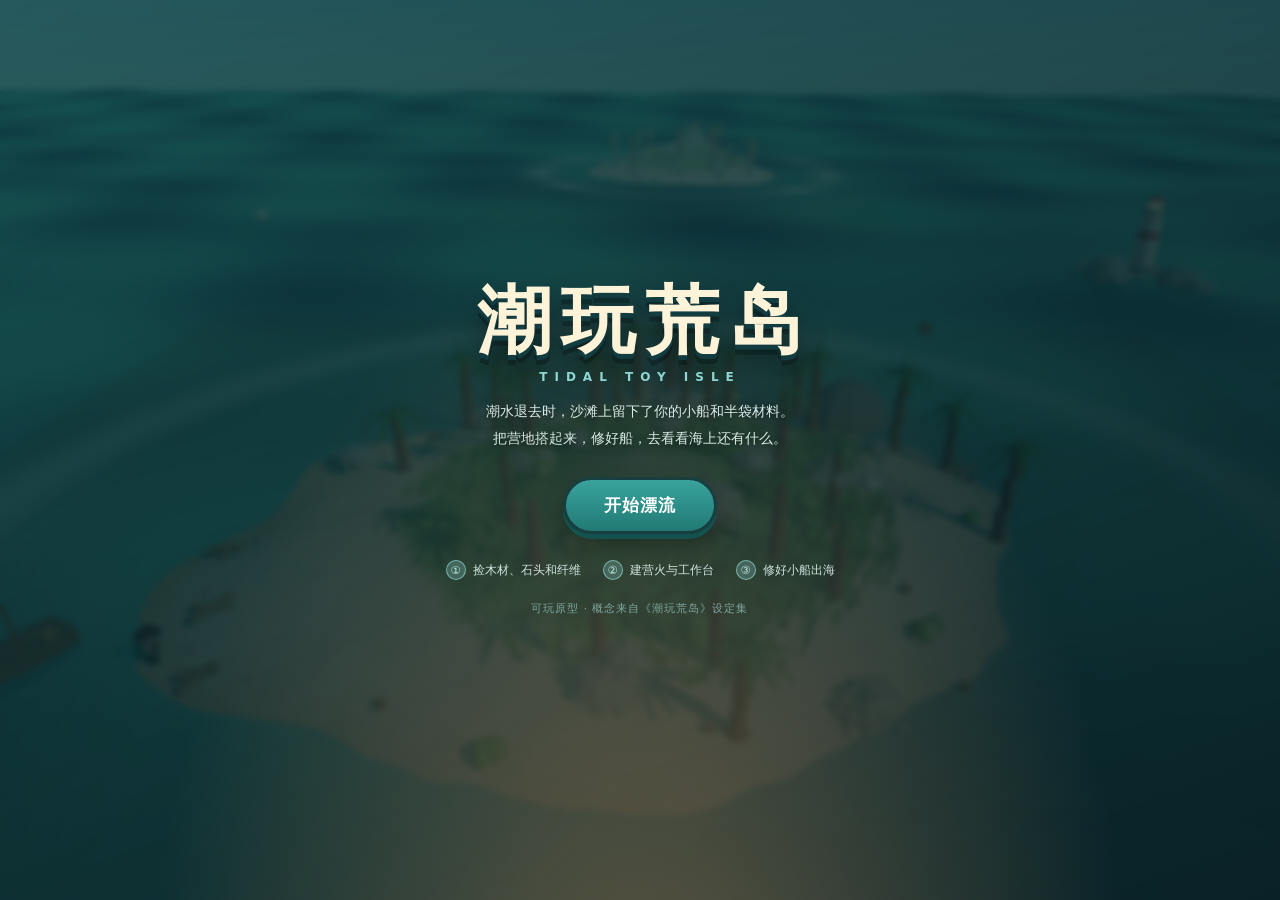
<file: index.html>
<!DOCTYPE html>
<html lang="zh-CN">
<head>
<meta charset="UTF-8">
<meta name="viewport" content="width=device-width, initial-scale=1.0">
<title>潮玩荒岛 · Tidal Toy Isle</title>
<link rel="stylesheet" href="styles.css">
</head>
<body>

<div id="app">
  <canvas id="scene"></canvas>

  <!-- 游戏内 HUD -->
  <div id="hud" class="hidden">
    <!-- 状态条 -->
    <div class="panel vitals">
      <div class="vital-row">
        <span class="vital-ico">
          <svg viewBox="0 0 24 24" width="22" height="22">
            <path d="M12 21C8.5 17.6 2 12.4 2 7.2 2 4.2 4.6 2 7.4 2 9.4 2 11 3.4 12 5c1-1.6 2.6-3 4.6-3 2.8 0 5.4 2.2 5.4 5.2 0 5.2-6.5 10.4-10 13.8z" fill="#f0836b" stroke="#27413e" stroke-width="1.7" stroke-linejoin="round"/>
          </svg>
        </span>
        <div class="bar"><i id="barHealth"></i></div>
      </div>
      <div class="vital-row">
        <span class="vital-ico">
          <svg viewBox="0 0 24 24" width="22" height="22">
            <path d="M13.6 1.5L20 1.5 13.4 9 17.6 9 8 22.5 10.6 12.6 5.2 12.6z" fill="#f3c86d" stroke="#27413e" stroke-width="1.7" stroke-linejoin="round"/>
          </svg>
        </span>
        <div class="bar"><i id="barStamina" class="stamina"></i></div>
      </div>
      <div class="vital-row">
        <span class="vital-ico">
          <svg viewBox="0 0 24 24" width="22" height="22">
            <path d="M3 12c3.6-5.2 9.6-6.4 13.2-3.4 1.4 1.1 2.3 2.4 2.8 3.4-.5 1-1.4 2.3-2.8 3.4C12.6 18.4 6.6 17.2 3 12z" fill="#6ec3b6" stroke="#27413e" stroke-width="1.7" stroke-linejoin="round"/>
            <path d="M16.2 8.4L22 5.6c-.2 2.2-.2 4.3 0 6.4l-5.8-3.2z" fill="#6ec3b6" stroke="#27413e" stroke-width="1.7" stroke-linejoin="round"/>
            <circle cx="8.2" cy="11" r="1.1" fill="#27413e"/>
          </svg>
        </span>
        <div class="bar"><i id="barHunger" class="hunger"></i></div>
      </div>
    </div>

    <!-- 时钟 / 天气 / 潮汐 -->
    <div class="panel clock-card">
      <div class="clock-line">
        <span id="clockIcon" class="wico sun"></span>
        <span id="clockLabel">清晨</span>
        <span id="dayLabel" class="muted">第 1 天</span>
      </div>
      <div class="clock-sub">
        <span id="weatherLabel">晴朗</span>
        <span class="sep">·</span>
        <span id="tideLabel">涨潮中</span>
        <span id="tideArrow" class="arrow">↑</span>
      </div>
    </div>

    <!-- 任务手账 -->
    <div class="panel quest-card">
      <div class="quest-head">
        <span class="tape"></span>
        <h3>航海手账</h3>
      </div>
      <ol id="questList"></ol>
    </div>

    <!-- 交互提示 -->
    <div id="prompt" class="prompt hidden"><b>E</b><span id="promptText">采集</span></div>

    <!-- 顶部提示 -->
    <div id="toasts" class="toasts"></div>

    <!-- 底部快捷栏 -->
    <div class="bottom-bar">
      <div class="hint-chip" id="hintChip">
        <b>WASD</b> 移动 · <b>右键拖动</b> 视角 · <b>E</b> 互动 · <b>左键</b> 攻击 · <b>C</b> 制作 · <b>B</b> 建造
      </div>
      <div class="hotbar" id="hotbar"></div>
    </div>

    <!-- 装备工具 -->
    <div class="panel equip-card">
      <span class="equip-label">手持</span>
      <span id="equipIcon" class="equip-icon">—</span>
      <span id="equipName" class="equip-name">空手</span>
    </div>

    <!-- 制作面板 -->
    <div id="craftPanel" class="sheet hidden">
      <div class="sheet-head">
        <h2>制作台</h2>
        <span class="close-hint">按 C / Esc 关闭</span>
      </div>
      <div class="sheet-body">
        <div id="recipeList" class="recipe-list"></div>
        <aside class="craft-note">
          <h4>材料袋</h4>
          <div id="craftMats" class="mat-lines"></div>
          <p class="tiny">靠近工作台或营火时，才能使用对应设施的高级配方。</p>
        </aside>
      </div>
    </div>

    <!-- 建造面板 -->
    <div id="buildPanel" class="sheet hidden">
      <div class="sheet-head">
        <h2>营地建造</h2>
        <span class="close-hint">选一项后左键放置 · Esc 取消</span>
      </div>
      <div id="buildList" class="build-list"></div>
    </div>

    <!-- 死亡界面 -->
    <div id="deadOverlay" class="overlay hidden">
      <div class="paper-card">
        <h1>潮水把你推回了营地</h1>
        <p id="deadText">你遗落了一些材料，它们还在倒下的地方。</p>
        <button id="respawnBtn" class="btn">在营火旁醒来</button>
      </div>
    </div>

    <!-- 胜利界面 -->
    <div id="victoryOverlay" class="overlay hidden">
      <div class="paper-card big">
        <div class="victory-mark"></div>
        <h1>潮汐罗盘 · 第一片</h1>
        <p>你在椰铃林的高处找到了刻着旧航路的罗盘碎片。<br>雾钟岛的灯塔在远处亮了一下，像是在回应你。</p>
        <div id="victoryStats" class="victory-stats"></div>
        <div class="victory-btns">
          <button id="continueBtn" class="btn">继续自由探索</button>
          <button id="restartBtn" class="btn ghost">新的漂流</button>
        </div>
        <p class="tiny">可玩原型到此结束 · 后续海域等待制作</p>
      </div>
    </div>

    <!-- 水下滤镜 -->
    <div id="underwater" class="hidden"></div>
    <div id="vignette"></div>
  </div>

  <!-- 开场 -->
  <div id="startScreen" class="overlay">
    <div class="start-wrap">
      <div class="logo-lockup">
        <h1 class="game-logo">潮玩荒岛</h1>
        <p class="eng">TIDAL TOY ISLE</p>
      </div>
      <p class="start-copy">潮水退去时，沙滩上留下了你的小船和半袋材料。<br>把营地搭起来，修好船，去看看海上还有什么。</p>
      <div class="start-actions">
        <button id="newGameBtn" class="btn big-btn">开始漂流</button>
        <button id="continueGameBtn" class="btn ghost big-btn hidden">继续上次的岛</button>
      </div>
      <ul class="start-tips">
        <li><span>①</span> 捡木材、石头和纤维</li>
        <li><span>②</span> 建营火与工作台</li>
        <li><span>③</span> 修好小船出海</li>
      </ul>
      <p class="credit">可玩原型 · 概念来自《潮玩荒岛》设定集</p>
    </div>
  </div>

  <div id="loading" class="loading hidden"><span></span>潮水正在上岸…</div>
</div>

<script type="module" src="src/main.js"></script>
</body>
</html>
</file>
<file: styles.css>
:root{
  --ink:#27413e;
  --ink-soft:#4a6663;
  --paper:#f8f0dd;
  --paper-2:#efe1c2;
  --paper-3:#e3d2ae;
  --teal:#2f8f8a;
  --teal-dark:#216d69;
  --coral:#e8735a;
  --gold:#e0a94a;
  --green:#7fbf6a;
  --sky:#8fd6d2;
  --shadow: 0 3px 0 rgba(39,65,62,.28), 0 10px 22px rgba(24,44,42,.18);
  --radius:14px;
}

*{box-sizing:border-box;margin:0;padding:0;}
html,body{width:100%;height:100%;overflow:hidden;background:#0b2b33;}
body{
  font-family:"Microsoft YaHei","PingFang SC","Noto Sans SC",system-ui,sans-serif;
  color:var(--ink);
  -webkit-font-smoothing:antialiased;
  user-select:none;
}
canvas#scene{display:block;width:100%;height:100%;outline:none;cursor:crosshair;}

.hidden{display:none !important;}
.muted{color:#7d8f8c;}

#app{position:fixed;inset:0;}

/* ---------- 通用纸张面板 ---------- */
.panel{
  position:absolute;
  background:var(--paper);
  border:3px solid var(--ink);
  border-radius:var(--radius);
  box-shadow:var(--shadow);
}
.panel::after{
  content:"";
  position:absolute;inset:3px;
  border:1px dashed rgba(39,65,62,.18);
  border-radius:calc(var(--radius) - 4px);
  pointer-events:none;
}

/* ---------- 状态条 ---------- */
.vitals{top:20px;left:20px;padding:12px 14px;display:flex;flex-direction:column;gap:8px;width:212px;}
.vital-row{display:flex;align-items:center;gap:9px;}
.vital-ico{width:22px;height:22px;flex:none;display:grid;place-items:center;filter:drop-shadow(0 2px 1px rgba(39,65,62,.2));}
.vital-ico.heart::before{
  content:"";position:absolute;inset:2px;
  background:var(--coral);
  clip-path:path("M10 18 C7 15 0 10 0 5.6 C0 2.4 2.4 0 5.4 0 C7.2 0 9 1.2 10 2.6 C11 1.2 12.8 0 14.6 0 C17.6 0 20 2.4 20 5.6 C20 10 13 15 10 18 Z");
  filter:drop-shadow(0 2px 0 rgba(39,65,62,.25));
}
.vital-ico.bolt::before{
  content:"";position:absolute;inset:1px;
  background:var(--gold);
  clip-path:polygon(54% 0,100% 0,62% 42%,92% 42%,38% 100%,48% 52%,8% 52%);
  filter:drop-shadow(0 2px 0 rgba(39,65,62,.22));
}
.vital-ico.fish::before{
  content:"";position:absolute;left:1px;top:5px;width:15px;height:11px;
  background:var(--teal);
  border-radius:60% 40% 45% 55%;
  transform:rotate(-6deg);
  filter:drop-shadow(0 2px 0 rgba(39,65,62,.22));
}
.vital-ico.fish::after{
  content:"";position:absolute;right:0;top:6px;
  width:0;height:0;border-top:5px solid transparent;border-bottom:5px solid transparent;border-left:6px solid var(--teal);
}
.bar{
  flex:1;height:13px;background:var(--paper-3);
  border:2px solid var(--ink);border-radius:999px;overflow:hidden;
  box-shadow:inset 0 2px 3px rgba(39,65,62,.22);
}
.bar i{
  display:block;height:100%;width:100%;
  background:linear-gradient(180deg,#f0836b,#d95e48);
  border-radius:999px;
  transition:width .28s ease;
}
.bar i.stamina{background:linear-gradient(180deg,#f3c86d,#dda23a);}
.bar i.hunger{background:linear-gradient(180deg,#6ec3b6,#2f8f8a);}

/* ---------- 时钟卡 ---------- */
.clock-card{top:20px;left:50%;transform:translateX(-50%);padding:10px 18px;min-width:210px;text-align:center;}
.clock-line{display:flex;align-items:center;justify-content:center;gap:8px;font-weight:700;font-size:15px;}
.wico{width:19px;height:19px;border-radius:50%;display:inline-block;position:relative;flex:none;}
.wico.sun{background:radial-gradient(circle at 35% 30%,#ffe49b,#e8ac3d 70%);box-shadow:0 0 0 2px rgba(39,65,62,.18),0 0 12px rgba(232,172,61,.7) inset;}
.wico.sun::before{
  content:"";position:absolute;inset:-5px;border:2px dashed rgba(224,169,74,.75);border-radius:50%;
}
.wico.moon{background:radial-gradient(circle at 35% 30%,#dfe9ff,#93a9d6 75%);box-shadow:0 2px 0 rgba(39,65,62,.2);}
.wico.moon::after{content:"";position:absolute;left:-2px;top:-3px;width:16px;height:16px;border-radius:50%;background:var(--paper);}
.wico.storm{background:linear-gradient(180deg,#93a4a6,#5d7175);box-shadow:0 2px 0 rgba(39,65,62,.2);}
.wico.storm::after{content:"";position:absolute;left:3px;bottom:-3px;width:10px;height:9px;background:#f6d27a;clip-path:polygon(50% 0,100% 45%,60% 45%,80% 100%,20% 50%,55% 50%);}
.wico.fog{background:linear-gradient(180deg,#e6efe9,#b3c5bd);box-shadow:0 2px 0 rgba(39,65,62,.2);}
.wico.fog::after{
  content:"";position:absolute;inset:5px -3px;border-top:2px solid #fff;border-bottom:2px solid #fff;opacity:.85;
}
.clock-sub{display:flex;justify-content:center;align-items:center;gap:6px;font-size:12px;margin-top:4px;color:var(--ink-soft);}
.sep{opacity:.5;}
.arrow{color:var(--teal);font-weight:800;font-size:12px;}
#dayLabel{font-size:11px;}

/* ---------- 任务卡 ---------- */
.quest-card{top:20px;right:20px;width:262px;padding:14px 16px 16px;transform:rotate(.6deg);}
.quest-head{display:flex;align-items:center;gap:8px;margin-bottom:8px;position:relative;}
.quest-head h3{font-family:"STKaiti","KaiTi",serif;font-size:19px;letter-spacing:1px;}
.tape{
  position:absolute;right:-10px;top:-22px;width:58px;height:22px;
  background:rgba(232,115,90,.35);
  border:1px dashed rgba(232,115,90,.6);
  transform:rotate(4deg);
}
#questList{list-style:none;font-size:12.5px;line-height:1.55;color:var(--ink-soft);display:flex;flex-direction:column;gap:5px;}
#questList li{display:flex;gap:7px;align-items:flex-start;}
#questList li .dot{
  width:13px;height:13px;border:2px solid var(--ink);border-radius:50%;flex:none;margin-top:2px;
  background:var(--paper);
}
#questList li.done{color:#93a49f;text-decoration:line-through;}
#questList li.done .dot{background:var(--green);border-color:#4f8c46;position:relative;}
#questList li.done .dot::after{content:"";position:absolute;left:2px;top:0px;width:5px;height:8px;border:2px solid #fff;border-left:0;border-top:0;transform:rotate(42deg);}
#questList li.active{color:var(--ink);font-weight:700;}
#questList li.active .dot{background:var(--gold);border-color:#b07f28;box-shadow:0 0 0 3px rgba(224,169,74,.3);}

/* ---------- 交互提示 ---------- */
.prompt{
  position:absolute;left:50%;bottom:132px;transform:translateX(-50%);
  display:flex;align-items:center;gap:9px;
  background:var(--paper);border:3px solid var(--ink);border-radius:999px;
  padding:8px 16px 8px 9px;box-shadow:var(--shadow);
  font-size:14px;font-weight:700;white-space:nowrap;
}
.prompt b{
  display:grid;place-items:center;width:26px;height:26px;border-radius:8px;
  background:var(--teal);color:#fff;font-size:14px;box-shadow:0 2px 0 var(--teal-dark);
}

/* ---------- 提示 toast ---------- */
.toasts{
  position:absolute;left:50%;top:104px;transform:translateX(-50%);
  display:flex;flex-direction:column;gap:8px;align-items:center;pointer-events:none;
}
.toast{
  background:rgba(39,65,62,.92);color:#f8f0dd;font-size:13px;
  padding:8px 16px;border-radius:999px;border:2px solid rgba(248,240,221,.35);
  animation:toastIn .28s ease-out;
  box-shadow:0 6px 16px rgba(0,0,0,.25);
}
.toast.good{background:rgba(47,143,138,.95);}
.toast.bad{background:rgba(216,92,72,.95);}
.toast.warn{background:rgba(190,140,54,.95);}
@keyframes toastIn{from{opacity:0;transform:translateY(-8px) scale(.96);}to{opacity:1;transform:none;}}

/* ---------- 底部快捷栏 ---------- */
.bottom-bar{
  position:absolute;left:50%;bottom:20px;transform:translateX(-50%);
  display:flex;flex-direction:column;align-items:center;gap:8px;
}
.hint-chip{
  font-size:11.5px;color:#eaf4f0;background:rgba(20,45,48,.55);
  padding:5px 12px;border-radius:999px;backdrop-filter:blur(4px);
  letter-spacing:.2px;
}
.hint-chip b{color:#ffd98a;font-weight:800;}
.hotbar{display:flex;gap:8px;}
.slot{
  position:relative;width:66px;height:66px;
  background:var(--paper);border:3px solid var(--ink);border-radius:12px;
  box-shadow:var(--shadow);
  display:grid;place-items:center;cursor:pointer;
  transition:transform .12s ease, filter .12s ease;
}
.slot:hover{transform:translateY(-3px);}
.slot canvas{width:38px;height:38px;}
.slot .count{
  position:absolute;right:4px;bottom:2px;font-size:13px;font-weight:800;color:var(--ink);
  background:var(--paper);padding:0 3px;border-radius:6px;
}
.slot .name{
  position:absolute;left:50%;bottom:-16px;transform:translateX(-50%);
  font-size:10px;color:#eaf4f0;white-space:nowrap;text-shadow:0 1px 3px rgba(0,0,0,.5);
  opacity:.85;
}
.slot.empty{filter:saturate(.4) brightness(.9);}
.slot.pulse{animation:slotPulse .5s ease;}
@keyframes slotPulse{0%{transform:scale(1);}40%{transform:scale(1.12);}100%{transform:scale(1);}}

/* ---------- 装备卡 ---------- */
.equip-card{left:20px;bottom:20px;padding:8px 14px 8px 10px;display:flex;align-items:center;gap:9px;}
.equip-label{font-size:10px;color:var(--ink-soft);writing-mode:vertical-rl;letter-spacing:2px;}
.equip-icon{width:34px;height:34px;display:grid;place-items:center;}
.equip-icon canvas{width:32px;height:32px;}
.equip-name{font-size:13px;font-weight:700;min-width:58px;}

/* ---------- 制作 / 建造面板 ---------- */
.sheet{
  position:absolute;left:50%;top:50%;transform:translate(-50%,-50%) rotate(-.4deg);
  width:min(760px,92vw);max-height:76vh;
  background:var(--paper);
  border:3px solid var(--ink);border-radius:18px;
  box-shadow:0 6px 0 rgba(39,65,62,.3),0 24px 50px rgba(0,0,0,.35);
  padding:16px 18px 18px;
  display:flex;flex-direction:column;
  z-index:30;
}
.sheet::after{content:"";position:absolute;inset:5px;border:1px dashed rgba(39,65,62,.16);border-radius:13px;pointer-events:none;}
.sheet-head{display:flex;align-items:baseline;justify-content:space-between;padding-bottom:10px;border-bottom:2px dashed rgba(39,65,62,.2);margin-bottom:12px;}
.sheet-head h2{font-family:"STKaiti","KaiTi",serif;font-size:24px;letter-spacing:2px;}
.close-hint{font-size:11px;color:var(--ink-soft);}
.sheet-body{display:flex;gap:18px;min-height:0;flex:1;}
.recipe-list{flex:1;overflow-y:auto;display:flex;flex-direction:column;gap:9px;padding-right:6px;}
.recipe{
  display:flex;align-items:center;gap:12px;
  background:var(--paper-2);border:2px solid var(--ink);border-radius:12px;
  padding:8px 12px;cursor:pointer;transition:transform .1s,background .1s;
  position:relative;
}
.recipe:hover{transform:translateX(3px);background:#f5e8c9;}
.recipe.disabled{filter:grayscale(.7);opacity:.62;cursor:not-allowed;}
.recipe .ricon{width:44px;height:44px;flex:none;display:grid;place-items:center;background:var(--paper);border:2px solid var(--ink);border-radius:10px;}
.recipe .ricon canvas{width:36px;height:36px;}
.recipe .rmain{flex:1;min-width:0;}
.recipe .rname{font-size:14px;font-weight:800;display:flex;align-items:center;gap:7px;}
.recipe .rdesc{font-size:11px;color:var(--ink-soft);margin-top:2px;line-height:1.4;}
.recipe .rcost{font-size:11px;margin-top:4px;display:flex;gap:9px;flex-wrap:wrap;}
.recipe .rcost span{display:inline-flex;align-items:center;gap:3px;}
.recipe .rcost span.lack{color:var(--coral);font-weight:800;}
.recipe .station-tag{
  font-size:9.5px;background:var(--teal);color:#fff;border-radius:999px;padding:1px 7px;font-weight:700;
}
.recipe .station-tag.fire{background:var(--coral);}
.recipe .owned-mark{font-size:10px;color:var(--teal-dark);font-weight:800;}

.craft-note{
  width:190px;flex:none;background:rgba(227,210,174,.35);
  border:2px dashed rgba(39,65,62,.3);border-radius:12px;
  padding:12px;font-size:12px;
}
.craft-note h4{font-family:"STKaiti","KaiTi",serif;font-size:16px;margin-bottom:8px;letter-spacing:1px;}
.mat-lines{display:flex;flex-direction:column;gap:6px;}
.mat-line{display:flex;align-items:center;gap:8px;}
.mat-line canvas{width:22px;height:22px;}
.mat-line .mn{flex:1;font-size:11.5px;color:var(--ink-soft);}
.mat-line b{font-size:13px;}
.tiny{font-size:10px;color:#8b9c98;line-height:1.5;margin-top:10px;}

.build-list{display:grid;grid-template-columns:repeat(4,1fr);gap:12px;overflow-y:auto;}
.build-card{
  position:relative;background:var(--paper-2);border:2px solid var(--ink);border-radius:12px;
  padding:10px;cursor:pointer;text-align:center;transition:transform .12s;
}
.build-card:hover{transform:translateY(-3px);}
.build-card.disabled{filter:grayscale(.7);opacity:.6;cursor:not-allowed;}
.build-card canvas{width:64px;height:64px;display:block;margin:2px auto 6px;}
.build-card .bn{font-size:13px;font-weight:800;}
.build-card .bc{font-size:10.5px;color:var(--ink-soft);margin-top:4px;line-height:1.4;}
.build-card .bst{position:absolute;top:6px;right:8px;font-size:9px;background:var(--teal);color:#fff;border-radius:999px;padding:1px 6px;}

/* ---------- 全屏覆盖层 ---------- */
.overlay{
  position:fixed;inset:0;z-index:60;
  display:grid;place-items:center;
  background:radial-gradient(ellipse at 50% 30%,rgba(10,42,48,.55),rgba(5,22,26,.86));
  backdrop-filter:blur(3px);
}
#startScreen{
  background:
    radial-gradient(ellipse at 50% 120%,rgba(255,180,110,.35),transparent 55%),
    linear-gradient(160deg,rgba(9,51,58,.72),rgba(6,26,33,.92));
  z-index:70;
}
.start-wrap{text-align:center;max-width:640px;padding:20px;position:relative;z-index:2;}
.logo-lockup{position:relative;display:inline-block;margin-bottom:14px;}
.game-logo{
  font-family:"STKaiti","KaiTi",serif;
  font-size:74px;line-height:1;letter-spacing:10px;color:#fdf3d9;
  text-shadow:0 5px 0 #123c40,0 10px 0 rgba(0,0,0,.25),0 18px 30px rgba(0,0,0,.45);
  padding-left:10px;
}
.eng{font-size:12px;letter-spacing:7px;color:#8fd6d2;margin-top:12px;font-weight:700;}
.start-copy{color:#d9ebe6;font-size:14px;line-height:1.9;margin-bottom:26px;text-shadow:0 2px 8px rgba(0,0,0,.5);}
.start-actions{display:flex;gap:14px;justify-content:center;margin-bottom:26px;}
.btn{
  font-family:inherit;font-size:15px;font-weight:800;letter-spacing:1px;
  color:#fff;background:linear-gradient(180deg,#3aa39c,#217a75);
  border:3px solid #173f40;border-radius:999px;
  padding:12px 30px;cursor:pointer;
  box-shadow:0 5px 0 #14524f,0 12px 22px rgba(0,0,0,.3);
  transition:transform .1s,box-shadow .1s,filter .15s;
}
.btn:hover{transform:translateY(-2px);filter:brightness(1.06);}
.btn:active{transform:translateY(3px);box-shadow:0 2px 0 #14524f;}
.btn.ghost{background:linear-gradient(180deg,#f6ecd4,#e4d2ac);color:var(--ink);box-shadow:0 5px 0 #9c875f,0 12px 22px rgba(0,0,0,.3);border-color:#5d523c;}
.btn.big-btn{font-size:17px;padding:14px 38px;}
.start-tips{
  list-style:none;display:flex;justify-content:center;gap:22px;flex-wrap:wrap;
  color:#cfe4df;font-size:12px;margin-bottom:22px;
}
.start-tips li{display:flex;align-items:center;gap:7px;}
.start-tips span{
  display:grid;place-items:center;width:20px;height:20px;border-radius:50%;
  background:rgba(143,214,210,.25);border:1px solid rgba(143,214,210,.7);font-size:11px;color:#bdeee7;
}
.credit{font-size:10.5px;color:#7fa8a3;letter-spacing:1px;}

.paper-card{
  position:relative;width:min(480px,90vw);
  background:var(--paper);border:3px solid var(--ink);border-radius:18px;
  padding:28px 32px 26px;text-align:center;
  box-shadow:0 8px 0 rgba(0,0,0,.25),0 30px 60px rgba(0,0,0,.4);
  transform:rotate(-.5deg);
}
.paper-card.big{width:min(560px,92vw);}
.paper-card h1{font-family:"STKaiti","KaiTi",serif;font-size:26px;letter-spacing:2px;margin-bottom:12px;}
.paper-card p{font-size:13px;line-height:1.8;color:var(--ink-soft);margin-bottom:20px;}
.victory-mark{
  width:64px;height:64px;margin:0 auto 14px;position:relative;
}
.victory-mark::before{
  content:"";position:absolute;inset:0;border:3px solid var(--ink);border-radius:50%;
  background:radial-gradient(circle at 38% 32%,#ffe7a6,#e0a94a 65%);
  box-shadow:0 4px 0 rgba(39,65,62,.25);
}
.victory-mark::after{
  content:"";position:absolute;left:50%;top:50%;width:34px;height:34px;transform:translate(-50%,-50%) rotate(45deg);
  background:var(--paper);clip-path:polygon(50% 0,64% 36%,100% 50%,64% 64%,50% 100%,36% 64%,0 50%,36% 36%);
  box-shadow:inset 0 0 0 2px var(--ink);
}
.victory-stats{
  display:flex;justify-content:center;gap:26px;margin:6px 0 18px;
}
.victory-stats div{font-size:11px;color:var(--ink-soft);}
.victory-stats b{display:block;font-size:22px;color:var(--ink);font-family:"STKaiti","KaiTi",serif;}
.victory-btns{display:flex;gap:12px;justify-content:center;flex-wrap:wrap;margin-bottom:14px;}

.loading{
  position:fixed;inset:0;display:grid;place-items:center;
  background:#0b2b33;color:#cfe4df;font-size:14px;letter-spacing:3px;z-index:90;
}
.loading span{
  width:26px;height:26px;border:3px solid rgba(143,214,210,.25);border-top-color:#8fd6d2;border-radius:50%;
  animation:spin 1s linear infinite;margin-right:12px;
}
@keyframes spin{to{transform:rotate(360deg);}}

/* 水下 / 受伤滤镜 */
#underwater{
  position:absolute;inset:0;pointer-events:none;
  background:radial-gradient(ellipse at 50% 50%,rgba(23,92,101,.25),rgba(8,42,52,.66));
  mix-blend-mode:multiply;z-index:5;
}
#vignette{
  position:absolute;inset:0;pointer-events:none;opacity:0;
  background:radial-gradient(ellipse at center,transparent 45%,rgba(214,72,52,.75));
  transition:opacity .18s;z-index:6;
}

/* 移动端简化提示 */
@media (max-width:900px){
  .quest-card{width:198px;padding:10px 12px;}
  #questList{font-size:11px;}
  .vitals{width:168px;transform:scale(.92);transform-origin:top left;}
  .hotbar{gap:5px;}
  .slot{width:54px;height:54px;}
  .equip-card{display:none;}
  .hint-chip{display:none;}
}
</file>
